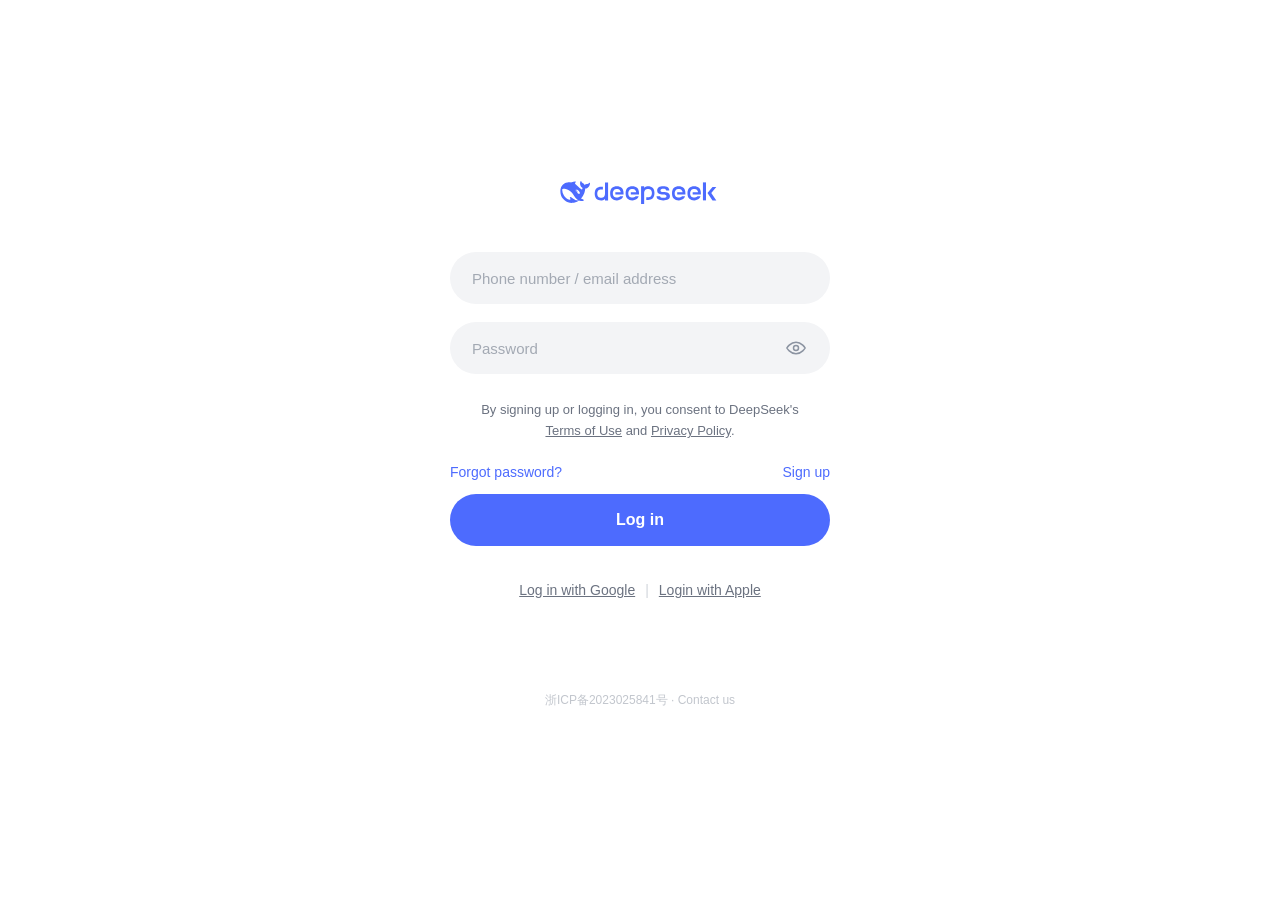
<file: index.html>
<!DOCTYPE html>
<html lang="en">
<head>
<meta charset="UTF-8">
<meta name="viewport" content="width=device-width, initial-scale=1.0">
<title>Sign in</title>
<link rel="stylesheet" href="styles.css">
</head>
<body>

<div class="card">
  <div class="logo">
    <svg width="182" height="29" viewBox="0 0 182 29" fill="none" xmlns="http://www.w3.org/2000/svg" style="color:#4D6BFE"><path d="M100.136 23.7767H98.1371V20.6775H100.136C101.374 20.6775 102.625 20.3688 103.431 19.5112C104.237 18.6535 104.542 17.3378 104.542 16.0229C104.542 14.708 104.25 13.3923 103.431 12.5354C102.613 11.6777 101.374 11.3691 100.136 11.3691C98.8981 11.3691 97.6471 11.6777 96.84 12.5354C96.0335 13.393 95.7291 14.708 95.7291 16.0229V28.7513H92.2224V8.28192H95.7291V9.58548H96.372C96.4417 9.50512 96.5114 9.43685 96.5818 9.36858C97.4594 8.56781 98.8028 8.28192 100.123 8.28192C102.193 8.28192 104.261 8.7968 105.617 10.2262C106.973 11.6557 107.452 13.851 107.452 16.0357C107.452 18.2204 106.961 20.4044 105.617 21.8452C104.273 23.286 102.193 23.7781 100.136 23.7781V23.7767Z" fill="currentColor"></path><path d="M46.7705 8.83322H48.7689V11.9325H46.7705C45.5317 11.9325 44.2815 12.2411 43.475 13.0988C42.6685 13.9564 42.3649 15.2721 42.3649 16.587C42.3649 17.9019 42.6572 19.2169 43.475 20.0745C44.2928 20.9322 45.5317 21.2408 46.7705 21.2408C48.0094 21.2408 49.2603 20.9322 50.0668 20.0745C50.8732 19.2169 51.1769 17.9019 51.1769 16.587V3.84727H54.6829V24.3287H51.1769V23.0252H50.534C50.4636 23.1048 50.3939 23.1738 50.3235 23.2421C49.4466 24.0421 48.1025 24.3287 46.7819 24.3287C44.7131 24.3287 42.6444 23.8145 41.2889 22.3851C39.9334 20.9557 39.4541 18.7596 39.4541 16.5756C39.4541 14.3917 39.9448 12.207 41.2889 10.7662C42.6444 9.33672 44.7131 8.83322 46.7705 8.83322Z" fill="currentColor"></path><path d="M72.2712 16.3098V17.5565H62.9329V15.0753H69.1271C68.987 14.1721 68.6599 13.3258 68.0753 12.7078C67.234 11.816 65.9362 11.496 64.6511 11.496C63.366 11.496 62.0682 11.816 61.2269 12.7078C60.3856 13.5996 60.0812 14.9608 60.0812 16.3106C60.0812 17.6603 60.3848 19.0322 61.2269 19.9126C62.0682 20.793 63.3653 21.1251 64.6511 21.1251C65.9369 21.1251 67.234 20.8051 68.0753 19.9126C68.192 19.7867 68.2972 19.6495 68.4025 19.5122H71.8623C71.5586 20.5875 71.0793 21.5596 70.3546 22.3142C68.9522 23.7891 66.7903 24.3268 64.6511 24.3268C62.5119 24.3268 60.35 23.8005 58.9476 22.3142C57.5452 20.8279 57.031 18.5635 57.031 16.3106C57.031 14.0576 57.5338 11.7819 58.9476 10.3069C60.3621 8.83199 62.5119 8.29435 64.6511 8.29435C66.7903 8.29435 68.9522 8.82061 70.3546 10.3069C71.7684 11.7933 72.2712 14.0576 72.2712 16.3106V16.3098Z" fill="currentColor"></path><path d="M89.8732 16.3098V17.5565H80.535V15.0753H86.7292C86.5884 14.1721 86.262 13.3258 85.6774 12.7078C84.8361 11.816 83.5382 11.496 82.2532 11.496C80.9681 11.496 79.6702 11.816 78.8289 12.7078C77.9876 13.5996 77.6832 14.9608 77.6832 16.3106C77.6832 17.6603 77.9869 19.0322 78.8289 19.9126C79.6702 20.793 80.9681 21.1251 82.2532 21.1251C83.5382 21.1251 84.8361 20.8051 85.6774 19.9126C85.7947 19.7867 85.8993 19.6495 86.0038 19.5122H89.4643C89.16 20.5875 88.6806 21.5596 87.956 22.3142C86.5535 23.7891 84.3916 24.3268 82.2532 24.3268C80.1147 24.3268 77.9521 23.8005 76.5496 22.3142C75.1472 20.8279 74.6331 18.5635 74.6331 16.3106C74.6331 14.0576 75.1359 11.7819 76.5496 10.3069C77.9641 8.83199 80.114 8.29435 82.2532 8.29435C84.3923 8.29435 86.5535 8.82061 87.956 10.3069C89.3705 11.7933 89.8732 14.0576 89.8732 16.3106V16.3098Z" fill="currentColor"></path><path d="M117.446 24.3282C119.585 24.3282 121.746 24.0195 123.148 23.1391C124.551 22.2587 125.066 20.9203 125.066 19.594C125.066 18.2677 124.562 16.9179 123.148 16.0489C121.746 15.1798 119.584 14.8591 117.446 14.8591C116.533 14.8591 115.692 14.7332 115.096 14.4018C114.5 14.0583 114.278 13.5441 114.278 13.0293C114.278 12.5144 114.489 11.9888 115.096 11.6567C115.692 11.3132 116.616 11.1994 117.527 11.1994C118.438 11.1994 119.362 11.3253 119.959 11.6567C120.555 12.0002 120.777 12.5144 120.777 13.0293H124.341C124.341 11.7022 123.886 10.3532 122.612 9.48412C121.339 8.61508 119.386 8.29435 117.446 8.29435C115.506 8.29435 113.555 8.60299 112.28 9.48412C111.007 10.3645 110.55 11.7022 110.55 13.0293C110.55 14.3563 111.006 15.7054 112.28 16.5744C113.554 17.4434 115.506 17.7642 117.446 17.7642C118.451 17.7642 119.562 17.89 120.228 18.2214C120.895 18.5536 121.128 19.0791 121.128 19.594C121.128 20.1089 120.895 20.6344 120.228 20.9665C119.562 21.2979 118.545 21.4238 117.54 21.4238C116.535 21.4238 115.506 21.2979 114.851 20.9665C114.197 20.6351 113.951 20.1089 113.951 19.594H109.837C109.837 20.921 110.339 22.2701 111.754 23.1391C113.168 24.0082 115.307 24.3282 117.446 24.3282H117.446Z" fill="currentColor"></path><path d="M142.666 16.3098V17.5565H133.327V15.0753H139.522C139.382 14.1721 139.054 13.3258 138.471 12.7078C137.628 11.816 136.331 11.496 135.045 11.496C133.758 11.496 132.462 11.816 131.621 12.7078C130.779 13.5996 130.476 14.9608 130.476 16.3106C130.476 17.6603 130.779 19.0322 131.621 19.9126C132.462 20.793 133.76 21.1251 135.045 21.1251C136.33 21.1251 137.628 20.8051 138.471 19.9126C138.587 19.7867 138.692 19.6495 138.797 19.5122H142.256C141.952 20.5875 141.473 21.5596 140.749 22.3142C139.347 23.7891 137.184 24.3268 135.045 24.3268C132.906 24.3268 130.745 23.8005 129.342 22.3142C127.94 20.8279 127.426 18.5635 127.426 16.3106C127.426 14.0576 127.928 11.7819 129.342 10.3069C130.757 8.83199 132.907 8.29435 135.045 8.29435C137.183 8.29435 139.347 8.82061 140.749 10.3069C142.163 11.7933 142.665 14.0576 142.665 16.3106L142.666 16.3098Z" fill="currentColor"></path><path d="M160.266 16.3098V17.5565H150.928V15.0753H157.122C156.983 14.1721 156.655 13.3258 156.07 12.7078C155.229 11.816 153.932 11.496 152.646 11.496C151.359 11.496 150.063 11.816 149.222 12.7078C148.38 13.5996 148.076 14.9608 148.076 16.3106C148.076 17.6603 148.38 19.0322 149.222 19.9126C150.063 20.793 151.361 21.1251 152.646 21.1251C153.931 21.1251 155.229 20.8051 156.07 19.9126C156.188 19.7867 156.292 19.6495 156.398 19.5122H159.857C159.553 20.5875 159.074 21.5596 158.35 22.3142C156.947 23.7891 154.785 24.3268 152.646 24.3268C150.507 24.3268 148.346 23.8005 146.943 22.3142C145.541 20.8279 145.026 18.5635 145.026 16.3106C145.026 14.0576 145.528 11.7819 146.943 10.3069C148.357 8.83199 150.508 8.29435 152.646 8.29435C154.784 8.29435 156.946 8.82061 158.35 10.3069C159.764 11.7933 160.266 14.0576 160.266 16.3106V16.3098Z" fill="currentColor"></path><path d="M166.121 3.84727H162.615V24.3287H166.121V3.84727Z" fill="currentColor"></path><path d="M172.106 15.83L177.855 24.3269H173.519L167.768 15.83L173.519 9.00281H177.855L172.106 15.83Z" fill="currentColor"></path><g clip-path="url(#clip0_10227_148760)"><path d="M33.7472 4.32057C33.3878 4.14492 33.2334 4.48011 33.0234 4.64989C32.9516 4.70478 32.8909 4.7765 32.8302 4.84237C32.3054 5.40296 31.6921 5.77107 30.8915 5.72716C29.7206 5.6613 28.7209 6.02941 27.8368 6.92518C27.6487 5.82084 27.0245 5.16145 26.0745 4.73845C25.5776 4.51889 25.0748 4.29861 24.7265 3.82072C24.4835 3.48041 24.4169 3.10132 24.2954 2.72735C24.2179 2.50194 24.141 2.27141 23.8812 2.23263C23.5995 2.18872 23.489 2.4251 23.3784 2.6227C22.9364 3.43065 22.7652 4.32057 22.782 5.22219C22.8208 7.25012 23.677 8.86529 25.3786 10.0143C25.5718 10.146 25.6215 10.2777 25.5608 10.4702C25.4444 10.8661 25.3068 11.2504 25.1854 11.6463C25.1078 11.8988 24.9921 11.9544 24.7214 11.8439C23.7875 11.4538 22.9811 10.8764 22.2682 10.1789C21.0585 9.00873 19.9644 7.71704 18.6003 6.70563C18.2797 6.46925 17.9592 6.2497 17.6276 6.04039C16.2357 4.68868 17.8099 3.57848 18.1743 3.44675C18.5556 3.30916 18.3068 2.83639 17.0751 2.84225C15.8434 2.84737 14.7164 3.26013 13.2798 3.80974C13.0697 3.89244 12.8487 3.95245 12.6226 4.00222C11.3192 3.75485 9.96528 3.69997 8.55136 3.85951C5.88893 4.1559 3.7622 5.41467 2.19899 7.56335C0.321085 10.146 -0.120946 13.0807 0.419884 16.1412C0.988524 19.3672 2.63516 22.0377 5.16514 24.1256C7.78878 26.2904 10.8106 27.3516 14.2582 27.1481C16.352 27.0274 18.683 26.7471 21.3125 24.5215C21.9755 24.8516 22.6715 24.9833 23.8256 25.0821C24.7148 25.1648 25.571 25.0382 26.2341 24.9006C27.2726 24.6811 27.2008 23.7195 26.8254 23.5431C23.7817 22.1255 24.4499 22.7022 23.8424 22.2353C25.3888 20.4057 27.7512 17.1534 28.4801 12.725C28.5518 12.2361 28.6433 11.5475 28.6323 11.1516C28.6265 10.9101 28.6821 10.8164 28.958 10.7886C29.7206 10.7007 30.4605 10.4922 31.1403 10.1182C33.1126 9.04094 33.9082 7.27135 34.0955 5.15047C34.1233 4.82627 34.0897 4.49109 33.7472 4.32057ZM16.5613 23.4113C13.6113 21.0921 12.1806 20.3288 11.59 20.3618C11.0374 20.3947 11.137 21.027 11.2584 21.439C11.3858 21.8459 11.5512 22.1262 11.7832 22.4834C11.9434 22.7198 12.0539 23.071 11.6229 23.3352C10.673 23.9229 9.0212 23.1376 8.94363 23.0989C7.02108 21.9667 5.41396 20.4723 4.28107 18.4282C3.18697 16.4611 2.55173 14.3504 2.44708 12.0978C2.41927 11.5541 2.57954 11.3616 3.12111 11.2628C3.83392 11.1311 4.56869 11.1033 5.28077 11.2079C8.29156 11.6477 10.8545 12.9936 13.0031 15.1262C14.2297 16.3403 15.1577 17.7915 16.1135 19.2091C17.13 20.7145 18.2234 22.1489 19.6161 23.325C20.1078 23.737 20.5001 24.0502 20.8755 24.2815C19.7434 24.4081 17.8538 24.4352 16.5613 23.4128V23.4113ZM17.9753 14.3168C17.9753 14.0753 18.1685 13.8828 18.4114 13.8828C18.4663 13.8828 18.5161 13.8938 18.5607 13.9099C18.6215 13.9318 18.6771 13.9648 18.721 14.0145C18.7986 14.0914 18.8425 14.2011 18.8425 14.3168C18.8425 14.5583 18.6493 14.7508 18.4063 14.7508C18.1633 14.7508 17.9753 14.5583 17.9753 14.3168ZM22.367 16.5694C22.0853 16.685 21.8035 16.7838 21.5327 16.7948C21.1127 16.8167 20.6545 16.6462 20.4057 16.4376C20.0193 16.1134 19.7427 15.9319 19.627 15.3662C19.5773 15.1247 19.6051 14.7508 19.649 14.5363C19.7485 14.0745 19.638 13.7781 19.3123 13.5088C19.0474 13.2893 18.71 13.2285 18.3397 13.2285C18.2014 13.2285 18.0748 13.1678 17.9804 13.1187C17.826 13.0419 17.6986 12.8494 17.8201 12.613C17.8589 12.5362 18.047 12.3496 18.0909 12.3167C18.5937 12.0305 19.1733 12.1242 19.7097 12.3386C20.2066 12.5421 20.5828 12.9153 21.1236 13.443C21.6762 14.0804 21.7757 14.256 22.0904 14.7347C22.3392 15.1086 22.5654 15.4928 22.7205 15.9327C22.8142 16.2071 22.6927 16.4318 22.367 16.5694Z" fill="currentColor"></path></g><defs><clipPath id="clip0_10227_148760"><rect width="33.8978" height="24.9455" fill="white" transform="translate(0.206299 2.22727)"></rect></clipPath></defs></svg>
  </div>

  <div class="field">
    <div class="field-row">
      <input type="text" placeholder="Phone number / email address">
    </div>
  </div>

  <div class="field">
    <div class="field-row">
      <input type="password" placeholder="Password" id="pw">
      <button class="toggle-pw" onclick="togglePw('pw', this)" aria-label="Show password">
        <svg id="eye-icon" width="20" height="20" viewBox="0 0 24 24" fill="none" stroke="currentColor" stroke-width="1.8">
          <path d="M1 12s4-7 11-7 11 7 11 7-4 7-11 7-11-7-11-7z"/>
          <circle cx="12" cy="12" r="3"/>
        </svg>
      </button>
    </div>
  </div>

  <p class="consent">
    By signing up or logging in, you consent to DeepSeek's<br>
    <a href="https://cdn.deepseek.com/policies/en-US/deepseek-terms-of-use.html?locale=en_US" target="_blank" rel="noopener noreferrer">Terms of Use</a> and 
    <a href="https://cdn.deepseek.com/policies/en-US/deepseek-privacy-policy.html?locale=en_US" target="_blank" rel="noopener noreferrer">Privacy Policy</a>.
  </p>

  <div class="row-between">
    <a href="password.html">Forgot password?</a>
    <a href="signup.html">Sign up</a>
  </div>

  <button class="primary-btn">Log in</button>

  <p class="sso-row">
    <a href="https://accounts.google.com/v3/signin/accountchooser?access_type=offline&client_id=205977709770-3d0am349pfuhpv45soo1qt5o6h7cbofk.apps.googleusercontent.com&prompt=consent&redirect_uri=https%3A%2F%2Fchat.deepseek.com%2Fapi%2Fv0%2Fusers%2Foauth%2Fgoogle%2Fcallback&response_type=code&scope=profile+email&state=[base64]&dsh=S-1643530886%3A1790126184735496&o2v=1&service=lso&flowName=GeneralOAuthFlow&opparams=%253F&continue=https%3A%2F%2Faccounts.google.com%2Fsignin%2Foauth%2Fconsent%3Fauthuser%3Dunknown%26part%[base64]%26flowName%3DGeneralOAuthFlow%26as%3DS-1643530886%253A1790126184735496%26client_id%3D205977709770-3d0am349pfuhpv45soo1qt5o6h7cbofk.apps.googleusercontent.com%26requestPath%3D%252Fsignin%252Foauth%252Fconsent%23&app_domain=https%3A%2F%2Fchat.deepseek.com">Log in with Google</a><span class="sep">|</span><a href="https://appleid.apple.com/auth/authorize?client_id=com.deepseek.chat-web-prod&redirect_uri=https%3A%2F%2Fchat.deepseek.com%2Foauth_apple_callback&response_type=code%20id_token&state=6ce67g16v985p2g4mty2kf&scope=name%20email&nonce=r5g1w03c5j7y9s7dtfmth&response_mode=web_message&frame_id=dd7a5d36-9c76-4030-8c95-8e0781ad5b75&m=11&v=1.5.7">Login with Apple</a>
  </p>

  <p class="footer">浙ICP备2023025841号 · <a href="https://trtgsjkv6r.feishu.cn/share/base/form/shrcnhcHE4A6lQaQ3v0raCXmBAg?hide_app_locale=1&hide_app_version=1&hide_device_brand=1&hide_device_model=1&hide_os_version=1&hide_screen_resolution=1&hide_source=1&hide_uid=1&prefill_app_locale=en-US&prefill_app_version=2.5.0&prefill_screen_resolution=1920x1080&prefill_source=web_auth">Contact us</a></p>
</div>

<script src="script.js"></script>

</body>
</html>
</file>
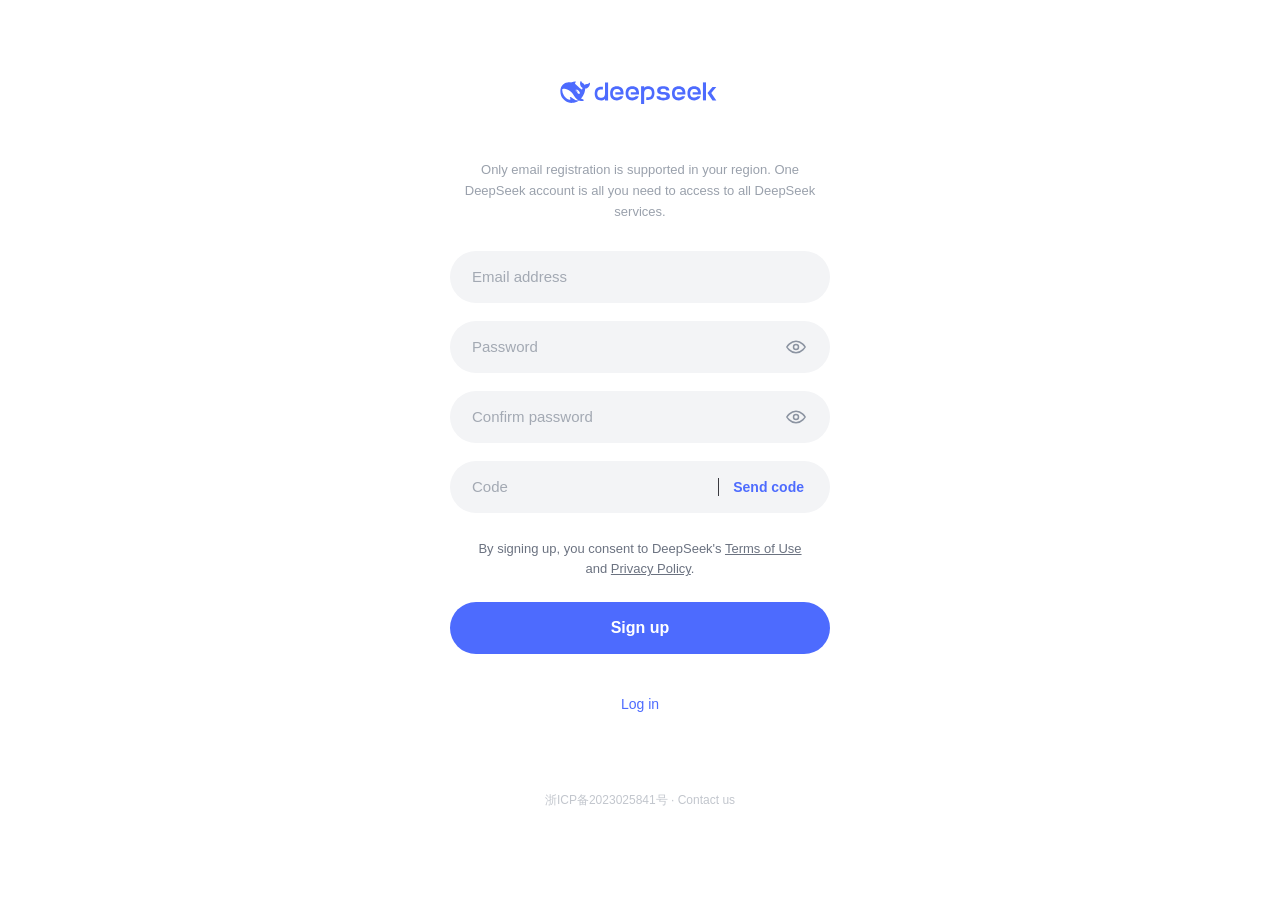
<file: password.html>
<!DOCTYPE html>
<html lang="en">
<head>
<meta charset="UTF-8">
<meta name="viewport" content="width=device-width, initial-scale=1.0">
<title>Sign up</title>
<link rel="stylesheet" href="styles.css">
</head>
<body>

<div class="card">
  <div class="logo">
    <svg width="182" height="29" viewBox="0 0 182 29" fill="none" xmlns="http://www.w3.org/2000/svg" style="color:#4D6BFE"><path d="M100.136 23.7767H98.1371V20.6775H100.136C101.374 20.6775 102.625 20.3688 103.431 19.5112C104.237 18.6535 104.542 17.3378 104.542 16.0229C104.542 14.708 104.25 13.3923 103.431 12.5354C102.613 11.6777 101.374 11.3691 100.136 11.3691C98.8981 11.3691 97.6471 11.6777 96.84 12.5354C96.0335 13.393 95.7291 14.708 95.7291 16.0229V28.7513H92.2224V8.28192H95.7291V9.58548H96.372C96.4417 9.50512 96.5114 9.43685 96.5818 9.36858C97.4594 8.56781 98.8028 8.28192 100.123 8.28192C102.193 8.28192 104.261 8.7968 105.617 10.2262C106.973 11.6557 107.452 13.851 107.452 16.0357C107.452 18.2204 106.961 20.4044 105.617 21.8452C104.273 23.286 102.193 23.7781 100.136 23.7781V23.7767Z" fill="currentColor"></path><path d="M46.7705 8.83322H48.7689V11.9325H46.7705C45.5317 11.9325 44.2815 12.2411 43.475 13.0988C42.6685 13.9564 42.3649 15.2721 42.3649 16.587C42.3649 17.9019 42.6572 19.2169 43.475 20.0745C44.2928 20.9322 45.5317 21.2408 46.7705 21.2408C48.0094 21.2408 49.2603 20.9322 50.0668 20.0745C50.8732 19.2169 51.1769 17.9019 51.1769 16.587V3.84727H54.6829V24.3287H51.1769V23.0252H50.534C50.4636 23.1048 50.3939 23.1738 50.3235 23.2421C49.4466 24.0421 48.1025 24.3287 46.7819 24.3287C44.7131 24.3287 42.6444 23.8145 41.2889 22.3851C39.9334 20.9557 39.4541 18.7596 39.4541 16.5756C39.4541 14.3917 39.9448 12.207 41.2889 10.7662C42.6444 9.33672 44.7131 8.83322 46.7705 8.83322Z" fill="currentColor"></path><path d="M72.2712 16.3098V17.5565H62.9329V15.0753H69.1271C68.987 14.1721 68.6599 13.3258 68.0753 12.7078C67.234 11.816 65.9362 11.496 64.6511 11.496C63.366 11.496 62.0682 11.816 61.2269 12.7078C60.3856 13.5996 60.0812 14.9608 60.0812 16.3106C60.0812 17.6603 60.3848 19.0322 61.2269 19.9126C62.0682 20.793 63.3653 21.1251 64.6511 21.1251C65.9369 21.1251 67.234 20.8051 68.0753 19.9126C68.192 19.7867 68.2972 19.6495 68.4025 19.5122H71.8623C71.5586 20.5875 71.0793 21.5596 70.3546 22.3142C68.9522 23.7891 66.7903 24.3268 64.6511 24.3268C62.5119 24.3268 60.35 23.8005 58.9476 22.3142C57.5452 20.8279 57.031 18.5635 57.031 16.3106C57.031 14.0576 57.5338 11.7819 58.9476 10.3069C60.3621 8.83199 62.5119 8.29435 64.6511 8.29435C66.7903 8.29435 68.9522 8.82061 70.3546 10.3069C71.7684 11.7933 72.2712 14.0576 72.2712 16.3106V16.3098Z" fill="currentColor"></path><path d="M89.8732 16.3098V17.5565H80.535V15.0753H86.7292C86.5884 14.1721 86.262 13.3258 85.6774 12.7078C84.8361 11.816 83.5382 11.496 82.2532 11.496C80.9681 11.496 79.6702 11.816 78.8289 12.7078C77.9876 13.5996 77.6832 14.9608 77.6832 16.3106C77.6832 17.6603 77.9869 19.0322 78.8289 19.9126C79.6702 20.793 80.9681 21.1251 82.2532 21.1251C83.5382 21.1251 84.8361 20.8051 85.6774 19.9126C85.7947 19.7867 85.8993 19.6495 86.0038 19.5122H89.4643C89.16 20.5875 88.6806 21.5596 87.956 22.3142C86.5535 23.7891 84.3916 24.3268 82.2532 24.3268C80.1147 24.3268 77.9521 23.8005 76.5496 22.3142C75.1472 20.8279 74.6331 18.5635 74.6331 16.3106C74.6331 14.0576 75.1359 11.7819 76.5496 10.3069C77.9641 8.83199 80.114 8.29435 82.2532 8.29435C84.3923 8.29435 86.5535 8.82061 87.956 10.3069C89.3705 11.7933 89.8732 14.0576 89.8732 16.3106V16.3098Z" fill="currentColor"></path><path d="M117.446 24.3282C119.585 24.3282 121.746 24.0195 123.148 23.1391C124.551 22.2587 125.066 20.9203 125.066 19.594C125.066 18.2677 124.562 16.9179 123.148 16.0489C121.746 15.1798 119.584 14.8591 117.446 14.8591C116.533 14.8591 115.692 14.7332 115.096 14.4018C114.5 14.0583 114.278 13.5441 114.278 13.0293C114.278 12.5144 114.489 11.9888 115.096 11.6567C115.692 11.3132 116.616 11.1994 117.527 11.1994C118.438 11.1994 119.362 11.3253 119.959 11.6567C120.555 12.0002 120.777 12.5144 120.777 13.0293H124.341C124.341 11.7022 123.886 10.3532 122.612 9.48412C121.339 8.61508 119.386 8.29435 117.446 8.29435C115.506 8.29435 113.555 8.60299 112.28 9.48412C111.007 10.3645 110.55 11.7022 110.55 13.0293C110.55 14.3563 111.006 15.7054 112.28 16.5744C113.554 17.4434 115.506 17.7642 117.446 17.7642C118.451 17.7642 119.562 17.89 120.228 18.2214C120.895 18.5536 121.128 19.0791 121.128 19.594C121.128 20.1089 120.895 20.6344 120.228 20.9665C119.562 21.2979 118.545 21.4238 117.54 21.4238C116.535 21.4238 115.506 21.2979 114.851 20.9665C114.197 20.6351 113.951 20.1089 113.951 19.594H109.837C109.837 20.921 110.339 22.2701 111.754 23.1391C113.168 24.0082 115.307 24.3282 117.446 24.3282H117.446Z" fill="currentColor"></path><path d="M142.666 16.3098V17.5565H133.327V15.0753H139.522C139.382 14.1721 139.054 13.3258 138.471 12.7078C137.628 11.816 136.331 11.496 135.045 11.496C133.758 11.496 132.462 11.816 131.621 12.7078C130.779 13.5996 130.476 14.9608 130.476 16.3106C130.476 17.6603 130.779 19.0322 131.621 19.9126C132.462 20.793 133.76 21.1251 135.045 21.1251C136.33 21.1251 137.628 20.8051 138.471 19.9126C138.587 19.7867 138.692 19.6495 138.797 19.5122H142.256C141.952 20.5875 141.473 21.5596 140.749 22.3142C139.347 23.7891 137.184 24.3268 135.045 24.3268C132.906 24.3268 130.745 23.8005 129.342 22.3142C127.94 20.8279 127.426 18.5635 127.426 16.3106C127.426 14.0576 127.928 11.7819 129.342 10.3069C130.757 8.83199 132.907 8.29435 135.045 8.29435C137.183 8.29435 139.347 8.82061 140.749 10.3069C142.163 11.7933 142.665 14.0576 142.665 16.3106L142.666 16.3098Z" fill="currentColor"></path><path d="M160.266 16.3098V17.5565H150.928V15.0753H157.122C156.983 14.1721 156.655 13.3258 156.07 12.7078C155.229 11.816 153.932 11.496 152.646 11.496C151.359 11.496 150.063 11.816 149.222 12.7078C148.38 13.5996 148.076 14.9608 148.076 16.3106C148.076 17.6603 148.38 19.0322 149.222 19.9126C150.063 20.793 151.361 21.1251 152.646 21.1251C153.931 21.1251 155.229 20.8051 156.07 19.9126C156.188 19.7867 156.292 19.6495 156.398 19.5122H159.857C159.553 20.5875 159.074 21.5596 158.35 22.3142C156.947 23.7891 154.785 24.3268 152.646 24.3268C150.507 24.3268 148.346 23.8005 146.943 22.3142C145.541 20.8279 145.026 18.5635 145.026 16.3106C145.026 14.0576 145.528 11.7819 146.943 10.3069C148.357 8.83199 150.508 8.29435 152.646 8.29435C154.784 8.29435 156.946 8.82061 158.35 10.3069C159.764 11.7933 160.266 14.0576 160.266 16.3106V16.3098Z" fill="currentColor"></path><path d="M166.121 3.84727H162.615V24.3287H166.121V3.84727Z" fill="currentColor"></path><path d="M172.106 15.83L177.855 24.3269H173.519L167.768 15.83L173.519 9.00281H177.855L172.106 15.83Z" fill="currentColor"></path><g clip-path="url(#clip0_10227_148760)"><path d="M33.7472 4.32057C33.3878 4.14492 33.2334 4.48011 33.0234 4.64989C32.9516 4.70478 32.8909 4.7765 32.8302 4.84237C32.3054 5.40296 31.6921 5.77107 30.8915 5.72716C29.7206 5.6613 28.7209 6.02941 27.8368 6.92518C27.6487 5.82084 27.0245 5.16145 26.0745 4.73845C25.5776 4.51889 25.0748 4.29861 24.7265 3.82072C24.4835 3.48041 24.4169 3.10132 24.2954 2.72735C24.2179 2.50194 24.141 2.27141 23.8812 2.23263C23.5995 2.18872 23.489 2.4251 23.3784 2.6227C22.9364 3.43065 22.7652 4.32057 22.782 5.22219C22.8208 7.25012 23.677 8.86529 25.3786 10.0143C25.5718 10.146 25.6215 10.2777 25.5608 10.4702C25.4444 10.8661 25.3068 11.2504 25.1854 11.6463C25.1078 11.8988 24.9921 11.9544 24.7214 11.8439C23.7875 11.4538 22.9811 10.8764 22.2682 10.1789C21.0585 9.00873 19.9644 7.71704 18.6003 6.70563C18.2797 6.46925 17.9592 6.2497 17.6276 6.04039C16.2357 4.68868 17.8099 3.57848 18.1743 3.44675C18.5556 3.30916 18.3068 2.83639 17.0751 2.84225C15.8434 2.84737 14.7164 3.26013 13.2798 3.80974C13.0697 3.89244 12.8487 3.95245 12.6226 4.00222C11.3192 3.75485 9.96528 3.69997 8.55136 3.85951C5.88893 4.1559 3.7622 5.41467 2.19899 7.56335C0.321085 10.146 -0.120946 13.0807 0.419884 16.1412C0.988524 19.3672 2.63516 22.0377 5.16514 24.1256C7.78878 26.2904 10.8106 27.3516 14.2582 27.1481C16.352 27.0274 18.683 26.7471 21.3125 24.5215C21.9755 24.8516 22.6715 24.9833 23.8256 25.0821C24.7148 25.1648 25.571 25.0382 26.2341 24.9006C27.2726 24.6811 27.2008 23.7195 26.8254 23.5431C23.7817 22.1255 24.4499 22.7022 23.8424 22.2353C25.3888 20.4057 27.7512 17.1534 28.4801 12.725C28.5518 12.2361 28.6433 11.5475 28.6323 11.1516C28.6265 10.9101 28.6821 10.8164 28.958 10.7886C29.7206 10.7007 30.4605 10.4922 31.1403 10.1182C33.1126 9.04094 33.9082 7.27135 34.0955 5.15047C34.1233 4.82627 34.0897 4.49109 33.7472 4.32057ZM16.5613 23.4113C13.6113 21.0921 12.1806 20.3288 11.59 20.3618C11.0374 20.3947 11.137 21.027 11.2584 21.439C11.3858 21.8459 11.5512 22.1262 11.7832 22.4834C11.9434 22.7198 12.0539 23.071 11.6229 23.3352C10.673 23.9229 9.0212 23.1376 8.94363 23.0989C7.02108 21.9667 5.41396 20.4723 4.28107 18.4282C3.18697 16.4611 2.55173 14.3504 2.44708 12.0978C2.41927 11.5541 2.57954 11.3616 3.12111 11.2628C3.83392 11.1311 4.56869 11.1033 5.28077 11.2079C8.29156 11.6477 10.8545 12.9936 13.0031 15.1262C14.2297 16.3403 15.1577 17.7915 16.1135 19.2091C17.13 20.7145 18.2234 22.1489 19.6161 23.325C20.1078 23.737 20.5001 24.0502 20.8755 24.2815C19.7434 24.4081 17.8538 24.4352 16.5613 23.4128V23.4113ZM17.9753 14.3168C17.9753 14.0753 18.1685 13.8828 18.4114 13.8828C18.4663 13.8828 18.5161 13.8938 18.5607 13.9099C18.6215 13.9318 18.6771 13.9648 18.721 14.0145C18.7986 14.0914 18.8425 14.2011 18.8425 14.3168C18.8425 14.5583 18.6493 14.7508 18.4063 14.7508C18.1633 14.7508 17.9753 14.5583 17.9753 14.3168ZM22.367 16.5694C22.0853 16.685 21.8035 16.7838 21.5327 16.7948C21.1127 16.8167 20.6545 16.6462 20.4057 16.4376C20.0193 16.1134 19.7427 15.9319 19.627 15.3662C19.5773 15.1247 19.6051 14.7508 19.649 14.5363C19.7485 14.0745 19.638 13.7781 19.3123 13.5088C19.0474 13.2893 18.71 13.2285 18.3397 13.2285C18.2014 13.2285 18.0748 13.1678 17.9804 13.1187C17.826 13.0419 17.6986 12.8494 17.8201 12.613C17.8589 12.5362 18.047 12.3496 18.0909 12.3167C18.5937 12.0305 19.1733 12.1242 19.7097 12.3386C20.2066 12.5421 20.5828 12.9153 21.1236 13.443C21.6762 14.0804 21.7757 14.256 22.0904 14.7347C22.3392 15.1086 22.5654 15.4928 22.7205 15.9327C22.8142 16.2071 22.6927 16.4318 22.367 16.5694Z" fill="currentColor"></path></g><defs><clipPath id="clip0_10227_148760"><rect width="33.8978" height="24.9455" fill="white" transform="translate(0.206299 2.22727)"></rect></clipPath></defs></svg>
  </div>

  <p class="reset-subtitle" style="margin-top:8px;">Only email registration is supported in your region. One DeepSeek account is all you need to access to all DeepSeek services.</p>

  <div class="field">
    <div class="field-row">
      <input type="text" placeholder="Email address">
    </div>
  </div>

  <div class="field">
    <div class="field-row">
      <input type="password" placeholder="Password" id="pw">
      <button class="toggle-pw" onclick="togglePw('pw', this)" aria-label="Show password">
        <svg width="20" height="20" viewBox="0 0 24 24" fill="none" stroke="currentColor" stroke-width="1.8">
          <path d="M1 12s4-7 11-7 11 7 11 7-4 7-11 7-11-7-11-7z"/>
          <circle cx="12" cy="12" r="3"/>
        </svg>
      </button>
    </div>
  </div>

  <div class="field">
    <div class="field-row">
      <input type="password" placeholder="Confirm password" id="pw2">
      <button class="toggle-pw" onclick="togglePw('pw2', this)" aria-label="Show password">
        <svg width="20" height="20" viewBox="0 0 24 24" fill="none" stroke="currentColor" stroke-width="1.8">
          <path d="M1 12s4-7 11-7 11 7 11 7-4 7-11 7-11-7-11-7z"/>
          <circle cx="12" cy="12" r="3"/>
        </svg>
      </button>
    </div>
  </div>

  <div class="field">
    <div class="field-row code-row">
      <input type="text" placeholder="Code">
      <button class="send-code" onclick="sendCode()">Send code</button>
    </div>
  </div>

  <p class="consent">
    By signing up, you consent to DeepSeek's 
    <a href="https://cdn.deepseek.com/policies/en-US/deepseek-terms-of-use.html?locale=en_US" target="_blank" rel="noopener noreferrer">Terms of Use</a><br>
    and <a href="https://cdn.deepseek.com/policies/en-US/deepseek-privacy-policy.html?locale=en_US" target="_blank" rel="noopener noreferrer">Privacy Policy</a>.
  </p>

  <button class="primary-btn">Sign up</button>

  <a href="index.html" class="back-link">Log in</a>

  <p class="footer">浙ICP备2023025841号 · <a href="#">Contact us</a></p>
</div>

<script src="script.js"></script>

</body>
</html>
</file>
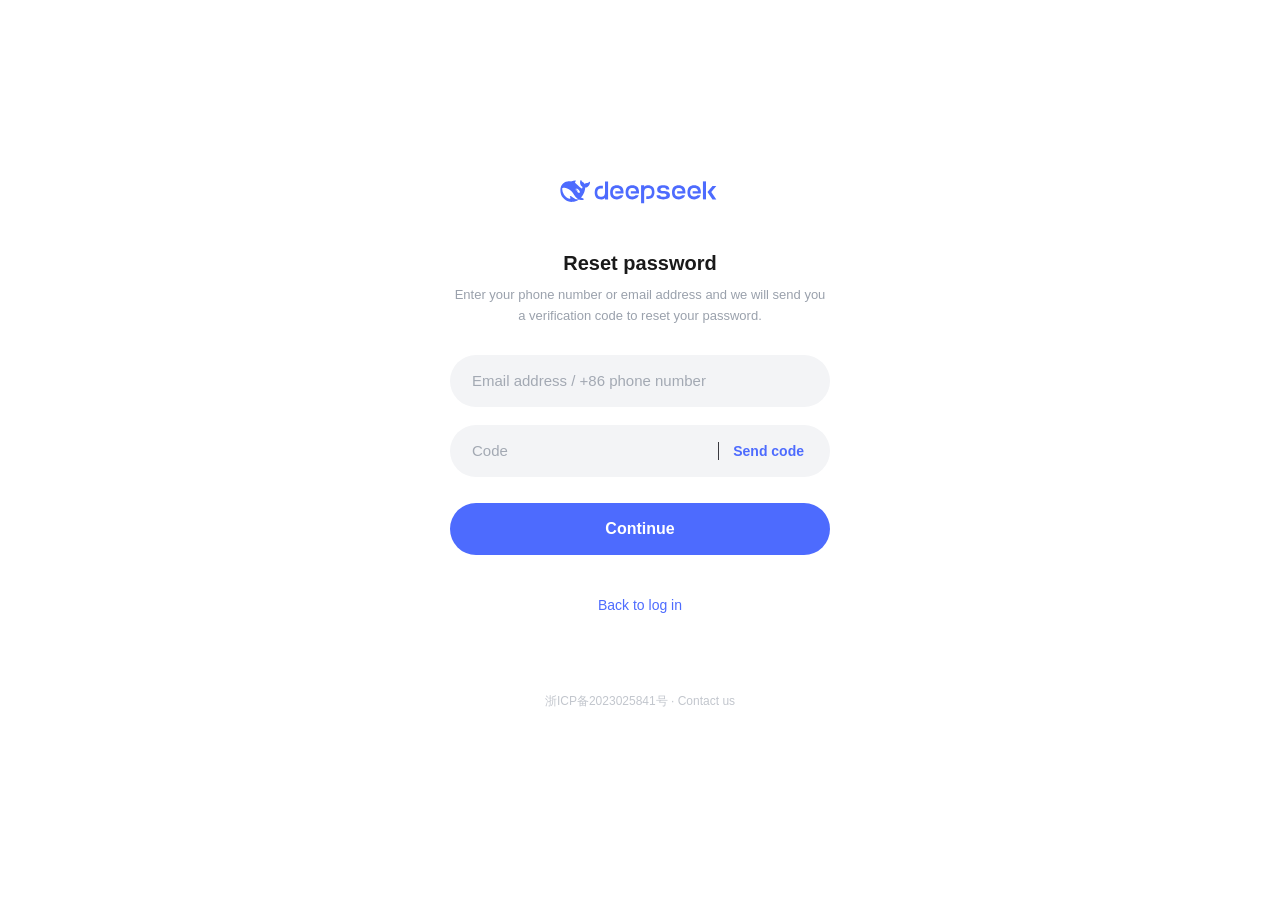
<file: signup.html>
<!DOCTYPE html>
<html lang="en">
<head>
<meta charset="UTF-8">
<meta name="viewport" content="width=device-width, initial-scale=1.0">
<title>Reset password</title>
<link rel="stylesheet" href="styles.css">
</head>
<body>

<div class="card">
  <div class="logo">
    <svg width="182" height="29" viewBox="0 0 182 29" fill="none" xmlns="http://www.w3.org/2000/svg" style="color:#4D6BFE"><path d="M100.136 23.7767H98.1371V20.6775H100.136C101.374 20.6775 102.625 20.3688 103.431 19.5112C104.237 18.6535 104.542 17.3378 104.542 16.0229C104.542 14.708 104.25 13.3923 103.431 12.5354C102.613 11.6777 101.374 11.3691 100.136 11.3691C98.8981 11.3691 97.6471 11.6777 96.84 12.5354C96.0335 13.393 95.7291 14.708 95.7291 16.0229V28.7513H92.2224V8.28192H95.7291V9.58548H96.372C96.4417 9.50512 96.5114 9.43685 96.5818 9.36858C97.4594 8.56781 98.8028 8.28192 100.123 8.28192C102.193 8.28192 104.261 8.7968 105.617 10.2262C106.973 11.6557 107.452 13.851 107.452 16.0357C107.452 18.2204 106.961 20.4044 105.617 21.8452C104.273 23.286 102.193 23.7781 100.136 23.7781V23.7767Z" fill="currentColor"></path><path d="M46.7705 8.83322H48.7689V11.9325H46.7705C45.5317 11.9325 44.2815 12.2411 43.475 13.0988C42.6685 13.9564 42.3649 15.2721 42.3649 16.587C42.3649 17.9019 42.6572 19.2169 43.475 20.0745C44.2928 20.9322 45.5317 21.2408 46.7705 21.2408C48.0094 21.2408 49.2603 20.9322 50.0668 20.0745C50.8732 19.2169 51.1769 17.9019 51.1769 16.587V3.84727H54.6829V24.3287H51.1769V23.0252H50.534C50.4636 23.1048 50.3939 23.1738 50.3235 23.2421C49.4466 24.0421 48.1025 24.3287 46.7819 24.3287C44.7131 24.3287 42.6444 23.8145 41.2889 22.3851C39.9334 20.9557 39.4541 18.7596 39.4541 16.5756C39.4541 14.3917 39.9448 12.207 41.2889 10.7662C42.6444 9.33672 44.7131 8.83322 46.7705 8.83322Z" fill="currentColor"></path><path d="M72.2712 16.3098V17.5565H62.9329V15.0753H69.1271C68.987 14.1721 68.6599 13.3258 68.0753 12.7078C67.234 11.816 65.9362 11.496 64.6511 11.496C63.366 11.496 62.0682 11.816 61.2269 12.7078C60.3856 13.5996 60.0812 14.9608 60.0812 16.3106C60.0812 17.6603 60.3848 19.0322 61.2269 19.9126C62.0682 20.793 63.3653 21.1251 64.6511 21.1251C65.9369 21.1251 67.234 20.8051 68.0753 19.9126C68.192 19.7867 68.2972 19.6495 68.4025 19.5122H71.8623C71.5586 20.5875 71.0793 21.5596 70.3546 22.3142C68.9522 23.7891 66.7903 24.3268 64.6511 24.3268C62.5119 24.3268 60.35 23.8005 58.9476 22.3142C57.5452 20.8279 57.031 18.5635 57.031 16.3106C57.031 14.0576 57.5338 11.7819 58.9476 10.3069C60.3621 8.83199 62.5119 8.29435 64.6511 8.29435C66.7903 8.29435 68.9522 8.82061 70.3546 10.3069C71.7684 11.7933 72.2712 14.0576 72.2712 16.3106V16.3098Z" fill="currentColor"></path><path d="M89.8732 16.3098V17.5565H80.535V15.0753H86.7292C86.5884 14.1721 86.262 13.3258 85.6774 12.7078C84.8361 11.816 83.5382 11.496 82.2532 11.496C80.9681 11.496 79.6702 11.816 78.8289 12.7078C77.9876 13.5996 77.6832 14.9608 77.6832 16.3106C77.6832 17.6603 77.9869 19.0322 78.8289 19.9126C79.6702 20.793 80.9681 21.1251 82.2532 21.1251C83.5382 21.1251 84.8361 20.8051 85.6774 19.9126C85.7947 19.7867 85.8993 19.6495 86.0038 19.5122H89.4643C89.16 20.5875 88.6806 21.5596 87.956 22.3142C86.5535 23.7891 84.3916 24.3268 82.2532 24.3268C80.1147 24.3268 77.9521 23.8005 76.5496 22.3142C75.1472 20.8279 74.6331 18.5635 74.6331 16.3106C74.6331 14.0576 75.1359 11.7819 76.5496 10.3069C77.9641 8.83199 80.114 8.29435 82.2532 8.29435C84.3923 8.29435 86.5535 8.82061 87.956 10.3069C89.3705 11.7933 89.8732 14.0576 89.8732 16.3106V16.3098Z" fill="currentColor"></path><path d="M117.446 24.3282C119.585 24.3282 121.746 24.0195 123.148 23.1391C124.551 22.2587 125.066 20.9203 125.066 19.594C125.066 18.2677 124.562 16.9179 123.148 16.0489C121.746 15.1798 119.584 14.8591 117.446 14.8591C116.533 14.8591 115.692 14.7332 115.096 14.4018C114.5 14.0583 114.278 13.5441 114.278 13.0293C114.278 12.5144 114.489 11.9888 115.096 11.6567C115.692 11.3132 116.616 11.1994 117.527 11.1994C118.438 11.1994 119.362 11.3253 119.959 11.6567C120.555 12.0002 120.777 12.5144 120.777 13.0293H124.341C124.341 11.7022 123.886 10.3532 122.612 9.48412C121.339 8.61508 119.386 8.29435 117.446 8.29435C115.506 8.29435 113.555 8.60299 112.28 9.48412C111.007 10.3645 110.55 11.7022 110.55 13.0293C110.55 14.3563 111.006 15.7054 112.28 16.5744C113.554 17.4434 115.506 17.7642 117.446 17.7642C118.451 17.7642 119.562 17.89 120.228 18.2214C120.895 18.5536 121.128 19.0791 121.128 19.594C121.128 20.1089 120.895 20.6344 120.228 20.9665C119.562 21.2979 118.545 21.4238 117.54 21.4238C116.535 21.4238 115.506 21.2979 114.851 20.9665C114.197 20.6351 113.951 20.1089 113.951 19.594H109.837C109.837 20.921 110.339 22.2701 111.754 23.1391C113.168 24.0082 115.307 24.3282 117.446 24.3282H117.446Z" fill="currentColor"></path><path d="M142.666 16.3098V17.5565H133.327V15.0753H139.522C139.382 14.1721 139.054 13.3258 138.471 12.7078C137.628 11.816 136.331 11.496 135.045 11.496C133.758 11.496 132.462 11.816 131.621 12.7078C130.779 13.5996 130.476 14.9608 130.476 16.3106C130.476 17.6603 130.779 19.0322 131.621 19.9126C132.462 20.793 133.76 21.1251 135.045 21.1251C136.33 21.1251 137.628 20.8051 138.471 19.9126C138.587 19.7867 138.692 19.6495 138.797 19.5122H142.256C141.952 20.5875 141.473 21.5596 140.749 22.3142C139.347 23.7891 137.184 24.3268 135.045 24.3268C132.906 24.3268 130.745 23.8005 129.342 22.3142C127.94 20.8279 127.426 18.5635 127.426 16.3106C127.426 14.0576 127.928 11.7819 129.342 10.3069C130.757 8.83199 132.907 8.29435 135.045 8.29435C137.183 8.29435 139.347 8.82061 140.749 10.3069C142.163 11.7933 142.665 14.0576 142.665 16.3106L142.666 16.3098Z" fill="currentColor"></path><path d="M160.266 16.3098V17.5565H150.928V15.0753H157.122C156.983 14.1721 156.655 13.3258 156.07 12.7078C155.229 11.816 153.932 11.496 152.646 11.496C151.359 11.496 150.063 11.816 149.222 12.7078C148.38 13.5996 148.076 14.9608 148.076 16.3106C148.076 17.6603 148.38 19.0322 149.222 19.9126C150.063 20.793 151.361 21.1251 152.646 21.1251C153.931 21.1251 155.229 20.8051 156.07 19.9126C156.188 19.7867 156.292 19.6495 156.398 19.5122H159.857C159.553 20.5875 159.074 21.5596 158.35 22.3142C156.947 23.7891 154.785 24.3268 152.646 24.3268C150.507 24.3268 148.346 23.8005 146.943 22.3142C145.541 20.8279 145.026 18.5635 145.026 16.3106C145.026 14.0576 145.528 11.7819 146.943 10.3069C148.357 8.83199 150.508 8.29435 152.646 8.29435C154.784 8.29435 156.946 8.82061 158.35 10.3069C159.764 11.7933 160.266 14.0576 160.266 16.3106V16.3098Z" fill="currentColor"></path><path d="M166.121 3.84727H162.615V24.3287H166.121V3.84727Z" fill="currentColor"></path><path d="M172.106 15.83L177.855 24.3269H173.519L167.768 15.83L173.519 9.00281H177.855L172.106 15.83Z" fill="currentColor"></path><g clip-path="url(#clip0_10227_148760)"><path d="M33.7472 4.32057C33.3878 4.14492 33.2334 4.48011 33.0234 4.64989C32.9516 4.70478 32.8909 4.7765 32.8302 4.84237C32.3054 5.40296 31.6921 5.77107 30.8915 5.72716C29.7206 5.6613 28.7209 6.02941 27.8368 6.92518C27.6487 5.82084 27.0245 5.16145 26.0745 4.73845C25.5776 4.51889 25.0748 4.29861 24.7265 3.82072C24.4835 3.48041 24.4169 3.10132 24.2954 2.72735C24.2179 2.50194 24.141 2.27141 23.8812 2.23263C23.5995 2.18872 23.489 2.4251 23.3784 2.6227C22.9364 3.43065 22.7652 4.32057 22.782 5.22219C22.8208 7.25012 23.677 8.86529 25.3786 10.0143C25.5718 10.146 25.6215 10.2777 25.5608 10.4702C25.4444 10.8661 25.3068 11.2504 25.1854 11.6463C25.1078 11.8988 24.9921 11.9544 24.7214 11.8439C23.7875 11.4538 22.9811 10.8764 22.2682 10.1789C21.0585 9.00873 19.9644 7.71704 18.6003 6.70563C18.2797 6.46925 17.9592 6.2497 17.6276 6.04039C16.2357 4.68868 17.8099 3.57848 18.1743 3.44675C18.5556 3.30916 18.3068 2.83639 17.0751 2.84225C15.8434 2.84737 14.7164 3.26013 13.2798 3.80974C13.0697 3.89244 12.8487 3.95245 12.6226 4.00222C11.3192 3.75485 9.96528 3.69997 8.55136 3.85951C5.88893 4.1559 3.7622 5.41467 2.19899 7.56335C0.321085 10.146 -0.120946 13.0807 0.419884 16.1412C0.988524 19.3672 2.63516 22.0377 5.16514 24.1256C7.78878 26.2904 10.8106 27.3516 14.2582 27.1481C16.352 27.0274 18.683 26.7471 21.3125 24.5215C21.9755 24.8516 22.6715 24.9833 23.8256 25.0821C24.7148 25.1648 25.571 25.0382 26.2341 24.9006C27.2726 24.6811 27.2008 23.7195 26.8254 23.5431C23.7817 22.1255 24.4499 22.7022 23.8424 22.2353C25.3888 20.4057 27.7512 17.1534 28.4801 12.725C28.5518 12.2361 28.6433 11.5475 28.6323 11.1516C28.6265 10.9101 28.6821 10.8164 28.958 10.7886C29.7206 10.7007 30.4605 10.4922 31.1403 10.1182C33.1126 9.04094 33.9082 7.27135 34.0955 5.15047C34.1233 4.82627 34.0897 4.49109 33.7472 4.32057ZM16.5613 23.4113C13.6113 21.0921 12.1806 20.3288 11.59 20.3618C11.0374 20.3947 11.137 21.027 11.2584 21.439C11.3858 21.8459 11.5512 22.1262 11.7832 22.4834C11.9434 22.7198 12.0539 23.071 11.6229 23.3352C10.673 23.9229 9.0212 23.1376 8.94363 23.0989C7.02108 21.9667 5.41396 20.4723 4.28107 18.4282C3.18697 16.4611 2.55173 14.3504 2.44708 12.0978C2.41927 11.5541 2.57954 11.3616 3.12111 11.2628C3.83392 11.1311 4.56869 11.1033 5.28077 11.2079C8.29156 11.6477 10.8545 12.9936 13.0031 15.1262C14.2297 16.3403 15.1577 17.7915 16.1135 19.2091C17.13 20.7145 18.2234 22.1489 19.6161 23.325C20.1078 23.737 20.5001 24.0502 20.8755 24.2815C19.7434 24.4081 17.8538 24.4352 16.5613 23.4128V23.4113ZM17.9753 14.3168C17.9753 14.0753 18.1685 13.8828 18.4114 13.8828C18.4663 13.8828 18.5161 13.8938 18.5607 13.9099C18.6215 13.9318 18.6771 13.9648 18.721 14.0145C18.7986 14.0914 18.8425 14.2011 18.8425 14.3168C18.8425 14.5583 18.6493 14.7508 18.4063 14.7508C18.1633 14.7508 17.9753 14.5583 17.9753 14.3168ZM22.367 16.5694C22.0853 16.685 21.8035 16.7838 21.5327 16.7948C21.1127 16.8167 20.6545 16.6462 20.4057 16.4376C20.0193 16.1134 19.7427 15.9319 19.627 15.3662C19.5773 15.1247 19.6051 14.7508 19.649 14.5363C19.7485 14.0745 19.638 13.7781 19.3123 13.5088C19.0474 13.2893 18.71 13.2285 18.3397 13.2285C18.2014 13.2285 18.0748 13.1678 17.9804 13.1187C17.826 13.0419 17.6986 12.8494 17.8201 12.613C17.8589 12.5362 18.047 12.3496 18.0909 12.3167C18.5937 12.0305 19.1733 12.1242 19.7097 12.3386C20.2066 12.5421 20.5828 12.9153 21.1236 13.443C21.6762 14.0804 21.7757 14.256 22.0904 14.7347C22.3392 15.1086 22.5654 15.4928 22.7205 15.9327C22.8142 16.2071 22.6927 16.4318 22.367 16.5694Z" fill="currentColor"></path></g><defs><clipPath id="clip0_10227_148760"><rect width="33.8978" height="24.9455" fill="white" transform="translate(0.206299 2.22727)"></rect></clipPath></defs></svg>
  </div>

  <h1 class="reset-title">Reset password</h1>
  <p class="reset-subtitle">Enter your phone number or email address and we will send you a verification code to reset your password.</p>

  <div class="field">
    <div class="field-row">
      <input type="text" placeholder="Email address / +86 phone number">
    </div>
  </div>

  <div class="field">
    <div class="field-row code-row">
      <input type="text" placeholder="Code">
      <button class="send-code" onclick="sendCode()">Send code</button>
    </div>
  </div>

  <button class="primary-btn" style="margin-top:8px;">Continue</button>

  <a href="index.html" class="back-link">Back to log in</a>

  <p class="footer">浙ICP备2023025841号 · <a href="#">Contact us</a></p>
</div>

<script src="script.js"></script>

</body>
</html>
</file>
<file: styles.css>
:root{
  --blue: #4D6BFE;
  --blue-hover: #3d58e0;
  --text: #1a1a1a;
  --text-mid: #6b7280;
  --text-light: #9aa1ac;
  --field-bg: #f3f4f6;
  --field-bg-focus: #ececf1;
}
*{ box-sizing: border-box; }
body{
  margin:0;
  font-family: -apple-system, BlinkMacSystemFont, "Segoe UI", Roboto, Helvetica, Arial, sans-serif;
  background: #ffffff;
  color: var(--text);
  min-height: 100vh;
  display:flex;
  flex-direction:column;
  align-items:center;
  justify-content:center;
  padding: 24px;
}
.card{
  width: 100%;
  max-width: 380px;
  display:flex;
  flex-direction:column;
  align-items:center;
}
.logo{
  display:flex;
  align-items:center;
  gap:10px;
  margin-bottom: 48px;
}
.logo svg{ width:160px; height:auto; }
.field{
  width:100%;
  margin-bottom: 18px;
}
.field-row{
  display:flex;
  align-items:center;
  background: var(--field-bg);
  border-radius: 999px;
  padding: 0 20px;
  height: 52px;
  transition: background .15s ease;
}
.field-row:focus-within{
  background: var(--field-bg-focus);
}
.field-row input{
  border:none;
  outline:none;
  font-size: 15px;
  flex:1;
  height:100%;
  color: var(--text);
  background:none;
}
.field-row input::placeholder{ color: #a3a9b3; }
.toggle-pw{
  background:none;
  border:none;
  cursor:pointer;
  color: #8b93a1;
  padding: 4px;
  display:flex;
  align-items:center;
}
.consent{
  font-size: 13px;
  color: var(--text-mid);
  text-align:center;
  line-height:1.6;
  margin: 8px 0 22px;
}
.consent a{
  color: var(--text-mid);
  text-decoration: underline;
}
.row-between{
  display:flex;
  justify-content: space-between;
  align-items:center;
  width:100%;
  margin-bottom: 14px;
  font-size: 14px;
}
.row-between a{
  color: var(--blue);
  text-decoration:none;
}
.primary-btn{
  width:100%;
  height: 52px;
  border:none;
  border-radius: 999px;
  background: var(--blue);
  color:#fff;
  font-size: 16px;
  font-weight: 600;
  cursor:pointer;
  transition: background .15s ease;
  margin-bottom: 22px;
}
.primary-btn:hover{ background: var(--blue-hover); }
.sso-row{
  font-size: 14px;
  color: var(--text-mid);
  text-align:center;
}
.sso-row a{
  color: var(--text-mid);
  text-decoration: underline;
}
.sso-row .sep{
  margin: 0 10px;
  color: var(--border, #d1d5db);
}
.footer{
  margin-top: 80px;
  font-size: 12px;
  color: #c2c6cd;
  text-align:center;
}
.footer a{
  color: #c2c6cd;
  text-decoration: none;
}

/* Dark theme (reset password page) */
body.dark{
  background: #161618;
}
body.dark .field-row{
  background: #232326;
  border: 1px solid #313135;
}
body.dark .field-row:focus-within{
  background: #28282c;
  border-color: #3a3a40;
}
body.dark .field-row input{
  color: #e5e7eb;
}
body.dark .field-row input::placeholder{
  color: #6b6f76;
}
body.dark .toggle-pw{ color: #8b93a1; }
.reset-title{
  font-size: 20px;
  font-weight: 700;
  color: var(--text);
  margin: 0 0 10px;
}
.reset-subtitle{
  font-size: 13px;
  color: #9aa1ac;
  text-align: center;
  line-height: 1.6;
  margin: 0 0 28px;
}
.code-row{
  display:flex;
  align-items:center;
  justify-content: space-between;
}
.code-row input{ width: auto; }
.send-code{
  background:none;
  border:none;
  color: var(--blue);
  font-size: 14px;
  font-weight: 600;
  cursor:pointer;
  padding-left: 14px;
  border-left: 1px solid #3a3a40;
  white-space: nowrap;
}
.back-link{
  margin-top: 20px;
  font-size: 14px;
  color: var(--blue);
  text-decoration: none;
}
body.dark .footer{ color: #4b4b50; }
body.dark .footer a{ color: #4b4b50; }
body.dark .consent{
  color: #9aa1ac;
  margin-bottom: 28px;
}
body.dark .consent a{
  color: #f3f4f6;
  font-weight: 600;
}
</file>
